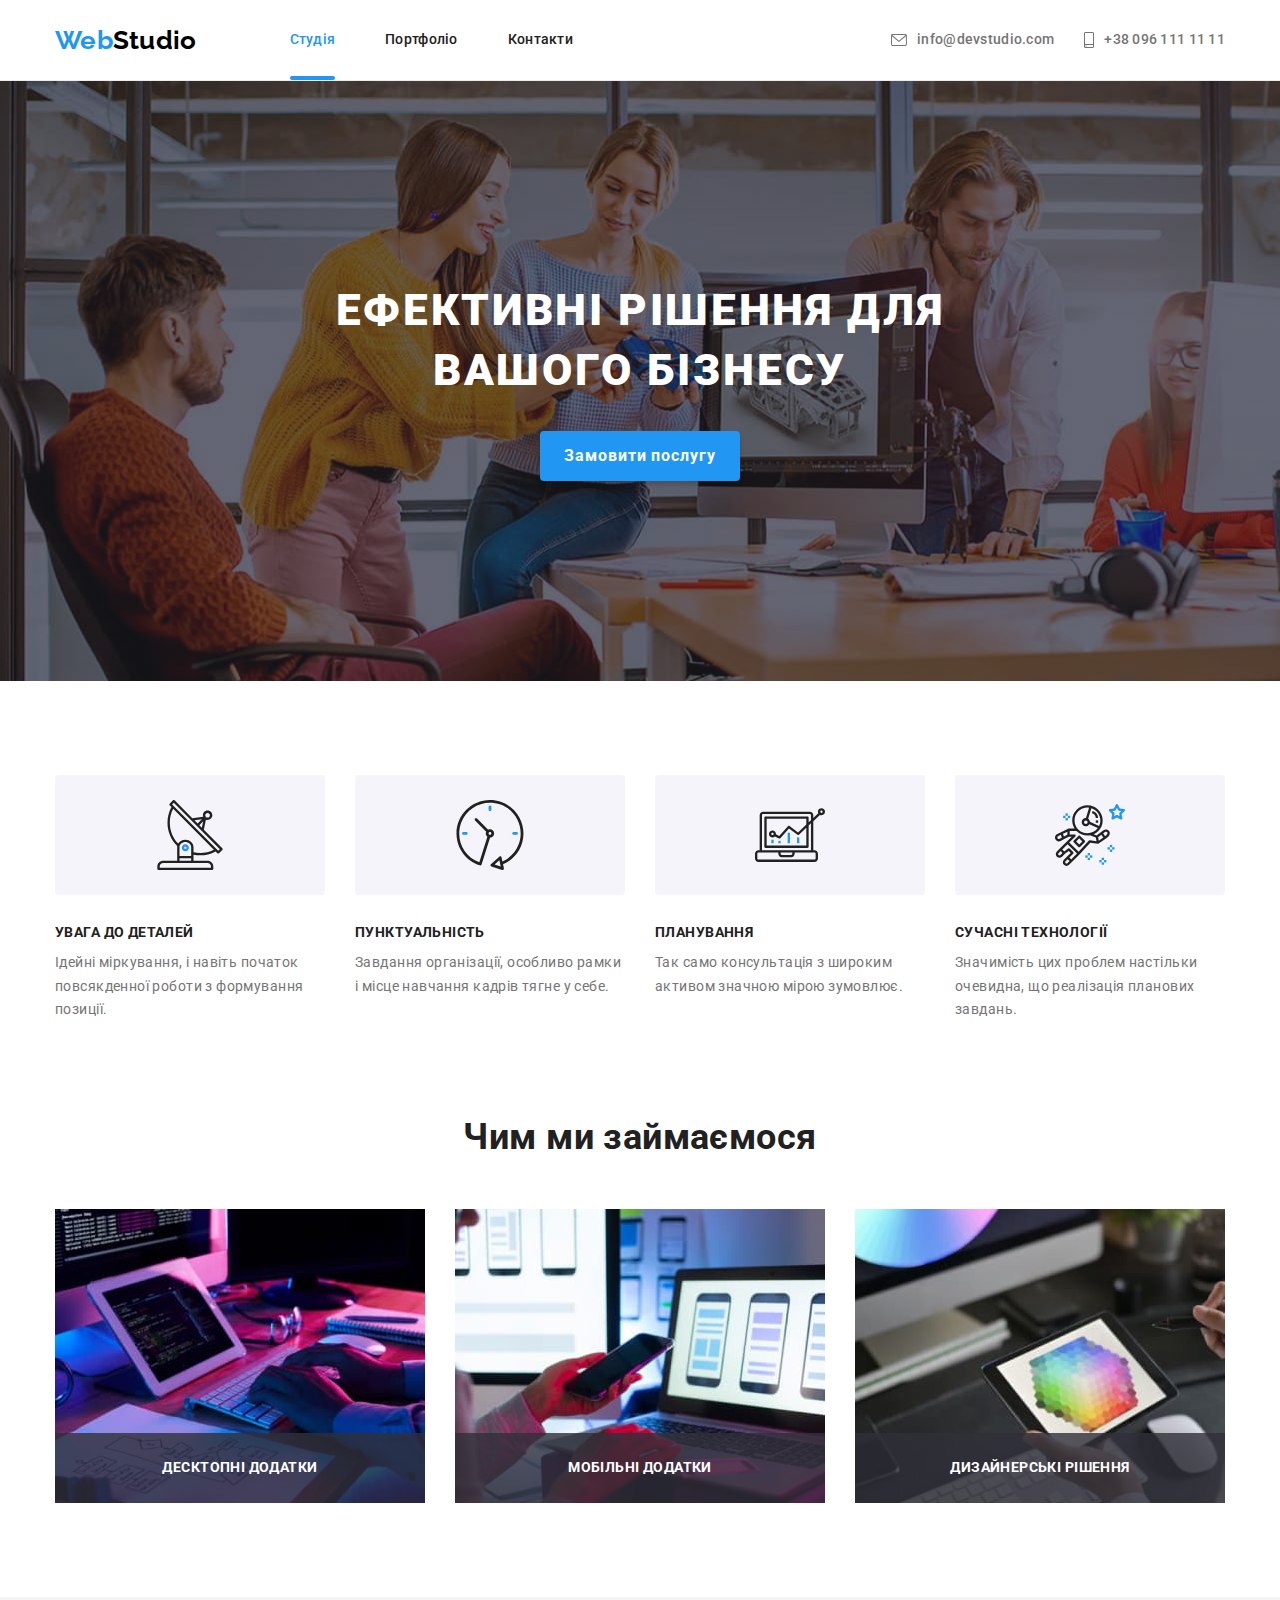
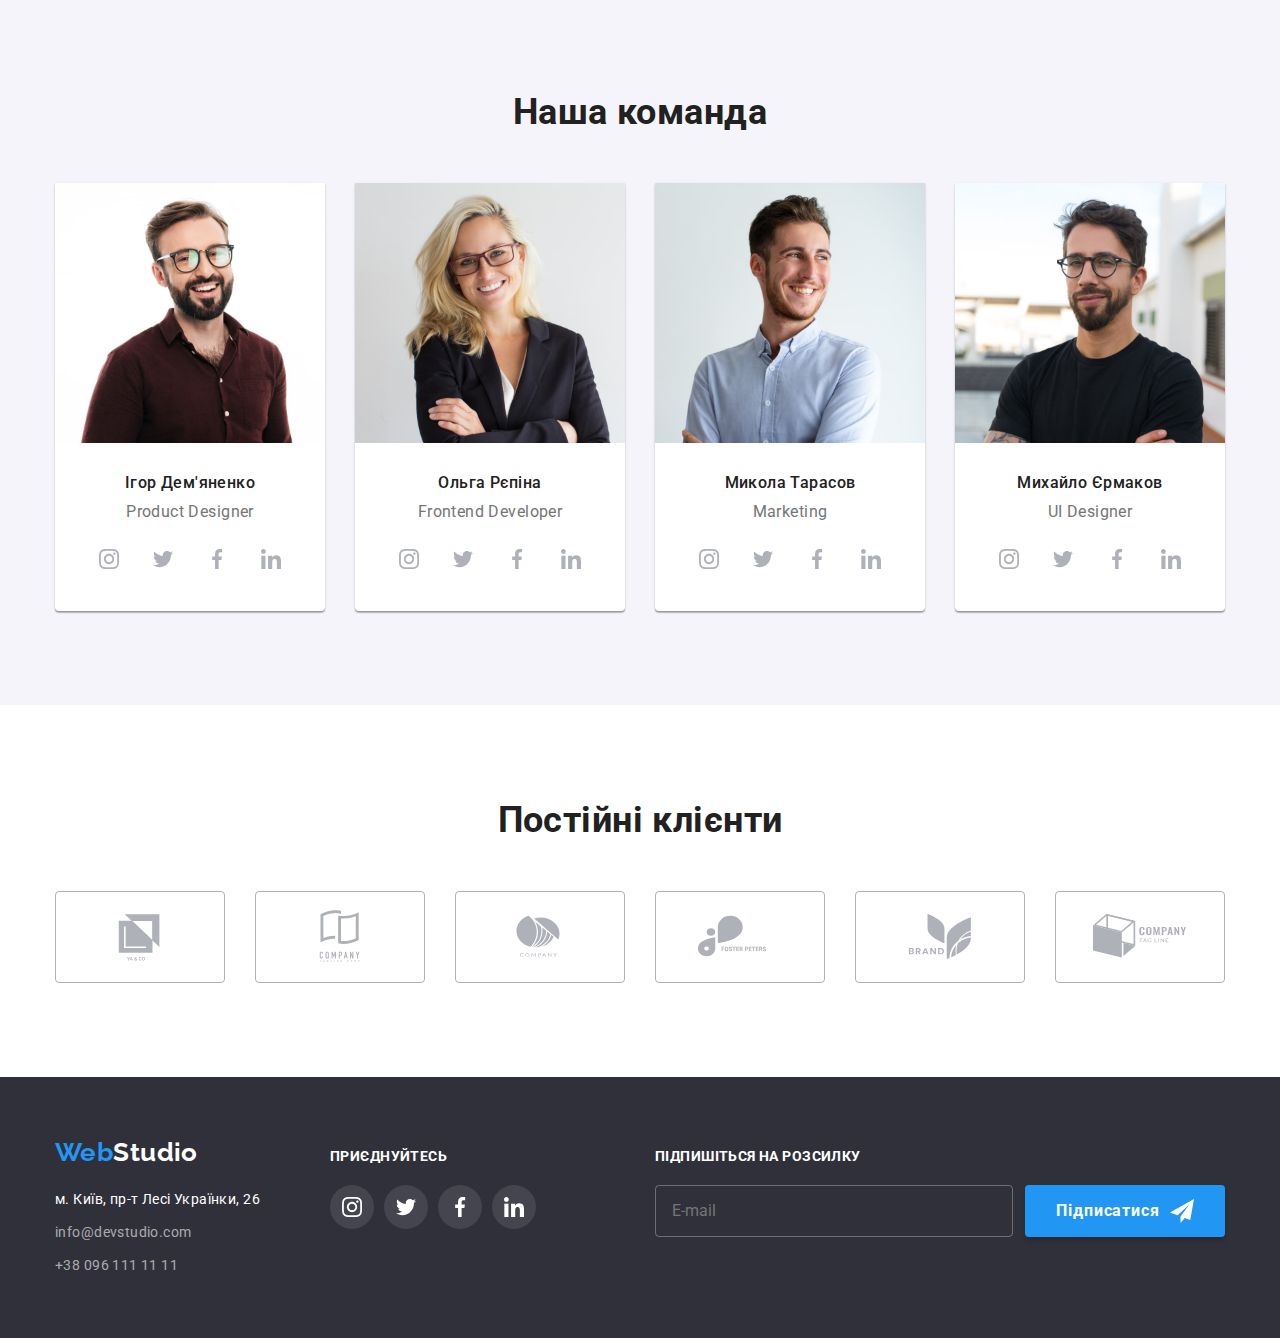
<file: index.html>
<!DOCTYPE html>
<html lang="uk">
  <head>
    <meta charset="UTF-8" />
    <meta http-equiv="X-UA-Compatible" content="IE=edge" />
    <meta name="viewport" content="width=device-width, initial-scale=1.0" />
    <title>WebStudio</title>
    <link
      rel="stylesheet"
      href="https://cdn.jsdelivr.net/npm/modern-normalize@1.1.0/modern-normalize.min.css"
    />
    <link rel="preconnect" href="https://fonts.googleapis.com" />
    <link rel="preconnect" href="https://fonts.gstatic.com" crossorigin />
    <link
      href="https://fonts.googleapis.com/css2?family=Raleway:wght@700&family=Roboto:wght@400;500;700;900&display=swap"
      rel="stylesheet"
    />
    <link rel="stylesheet" href="./css/main.min.css" />
    <link rel="stylesheet" href="./css/styles.css" />
  </head>
  <body>
    <!-- Шапка сайту -->
    <header class="header">
      <div class="container header__container">
        <a class="link logo" href="">Web<span class="logo-header">Studio</span></a>
        <nav class="nav">
          <ul class="list header__list">
            <li><a class="link nav__link active" href="">Студія</a></li>
            <li><a class="link nav__link" href="./portfolio.html">Портфоліо</a></li>
            <li><a class="link nav__link" href="">Контакти</a></li>
          </ul>
        </nav>
        <ul class="list header__contacts">
          <li class="contact__item">
            <a class="link contacts__link" href="mailto:info@devstudio.com" aria-label="mail">
              <svg class="contacts__icon" width="16" height="12">
                <use href="./symbol-defs.svg#icon-envelope"></use>
              </svg>
              info@devstudio.com</a
            >
          </li>
          <li class="contact__item">
            <a class="link contacts__link" href="tel:+380961111111" aria-label="phone">
              <svg class="contacts__icon" width="10" height="16">
                <use href="./symbol-defs.svg#icon-smartphone"></use>
              </svg>
              +38 096 111 11 11</a
            >
          </li>
        </ul>
      </div>
    </header>
    <main>
      <!-- Hero -->
      <section class="hero">
        <div class="container">
          <h1 class="hero__title">Ефективні рішення для вашого бізнесу</h1>
          <button class="btn hero-btn" type="button" data-modal-open>Замовити послугу</button>
        </div>
      </section>
      <!-- Контент -->
      <section class="section">
        <div class="container">
          <h2 class="visually-hidden">Наші переваги</h2>
          <ul class="list card-set description__list">
            <li class="card-item">
              <div class="description__box">
                <svg class="" width="70" height="70">
                  <use href="./symbol-defs.svg#icon-antenna"></use>
                </svg>
              </div>
              <h3 class="description__item">УВАГА ДО ДЕТАЛЕЙ</h3>
              <p>Ідейні міркування, і навіть початок повсякденної роботи з формування позиції.</p>
            </li>
            <li class="card-item">
              <div class="description__box">
                <svg class="" width="70" height="70">
                  <use href="./symbol-defs.svg#icon-clock"></use>
                </svg>
              </div>
              <h3 class="description__item">ПУНКТУАЛЬНІСТЬ</h3>
              <p>Завдання організації, особливо рамки і місце навчання кадрів тягне у себе.</p>
            </li>
            <li class="card-item">
              <div class="description__box">
                <svg class="" width="70" height="70">
                  <use href="./symbol-defs.svg#icon-diagram"></use>
                </svg>
              </div>
              <h3 class="description__item">ПЛАНУВАННЯ</h3>
              <p>Так само консультація з широким активом значною мірою зумовлює.</p>
            </li>
            <li class="card-item">
              <div class="description__box">
                <svg class="" width="70" height="70">
                  <use href="./symbol-defs.svg#icon-astronaut"></use>
                </svg>
              </div>
              <h3 class="description__item">СУЧАСНІ ТЕХНОЛОГІЇ</h3>
              <p>Значимість цих проблем настільки очевидна, що реалізація планових завдань.</p>
            </li>
          </ul>
        </div>
      </section>
      <!-- About -->
      <section class="section about">
        <div class="container">
          <h2 class="section-title">Чим ми займаємося</h2>
          <ul class="list about__list card-set">
            <li class="card-item">
              <img src="./images/foto_1.jpg" alt="друкує на клаві" width="370" height="294" />
              <div class="about__title">
                <p>Десктопні додатки</p>
              </div>
            </li>
            <li class="card-item">
              <img src="./images/foto_2.jpg" alt="тримає телефон" width="370" height="294" />
              <div class="about__title">
                <p>Мобільні додатки</p>
              </div>
            </li>
            <li class="card-item">
              <img src="./images/foto_3.jpg" alt="тримає планшет" width="370" height="294" />
              <div class="about__title">
                <p>Дизайнерські рішення</p>
              </div>
            </li>
          </ul>
        </div>
      </section>
      <!-- Teem -->
      <section class="team section">
        <div class="container">
          <h2 class="section-title">Наша команда</h2>
          <ul class="list card-set">
            <li class="team__card card-item">
              <img
                class="team__foto"
                src="./images/igor.jpg"
                alt="продукт менеджер"
                width="270"
                height="260"
              />
              <h3 class="team__name">Ігор Дем'яненко</h3>
              <p class="team__prof">Product Designer</p>
              <ul class="list social">
                <li class="social-item">
                  <a
                    class="link social-link"
                    href=""
                    target="_blank"
                    rel="noopener noreferrer"
                    aria-label="instagram"
                  >
                    <svg class="team__icon" width="20" height="20">
                      <use href="./symbol-defs.svg#icon-instagram"></use>
                    </svg>
                  </a>
                </li>
                <li class="social-item">
                  <a
                    class="link social-link"
                    href=""
                    target="_blank"
                    rel="noopener noreferrer"
                    aria-label="twitter"
                  >
                    <svg class="team__icon" width="20" height="20">
                      <use href="./symbol-defs.svg#icon-twitter"></use>
                    </svg>
                  </a>
                </li>
                <li class="social-item">
                  <a
                    class="link social-link"
                    href=""
                    target="_blank"
                    rel="noopener noreferrer"
                    aria-label="facebook"
                  >
                    <svg class="team__icon" width="20" height="20">
                      <use href="./symbol-defs.svg#icon-facebook"></use>
                    </svg>
                  </a>
                </li>
                <li class="social-item">
                  <a
                    class="link social-link"
                    href=""
                    target="_blank"
                    rel="noopener noreferrer"
                    aria-label="linkedin"
                  >
                    <svg class="team__icon" width="20" height="20">
                      <use href="./symbol-defs.svg#icon-linkedin"></use>
                    </svg>
                  </a>
                </li>
              </ul>
            </li>
            <li class="team__card card-item">
              <img
                class="team__foto"
                src="./images/olga.jpg"
                alt="фрондент"
                width="270"
                height="260"
              />
              <h3 class="team__name">Ольга Рєпіна</h3>
              <p class="team__prof">Frontend Developer</p>
              <ul class="list social">
                <li class="social-item">
                  <a
                    class="link social-link"
                    href=""
                    target="_blank"
                    rel="noopener noreferrer"
                    aria-label="instagram"
                  >
                    <svg class="team__icon" width="20" height="20">
                      <use href="./symbol-defs.svg#icon-instagram"></use>
                    </svg>
                  </a>
                </li>
                <li class="social-item">
                  <a
                    class="link social-link"
                    href=""
                    target="_blank"
                    rel="noopener noreferrer"
                    aria-label="twitter"
                  >
                    <svg class="team__icon" width="20" height="20">
                      <use href="./symbol-defs.svg#icon-twitter"></use>
                    </svg>
                  </a>
                </li>
                <li class="social-item">
                  <a
                    class="link social-link"
                    href=""
                    target="_blank"
                    rel="noopener noreferrer"
                    aria-label="facebook"
                  >
                    <svg class="team__icon" width="20" height="20">
                      <use href="./symbol-defs.svg#icon-facebook"></use>
                    </svg>
                  </a>
                </li>
                <li class="social-item">
                  <a
                    class="link social-link"
                    href=""
                    target="_blank"
                    rel="noopener noreferrer"
                    aria-label="linkedin"
                  >
                    <svg class="team__icon" width="20" height="20">
                      <use href="./symbol-defs.svg#icon-linkedin"></use>
                    </svg>
                  </a>
                </li>
              </ul>
            </li>
            <li class="team__card card-item">
              <img
                class="team__foto"
                src="./images/mukola.jpg"
                alt="маркейтінг"
                width="270"
                height="260"
              />
              <h3 class="team__name">Микола Тарасов</h3>
              <p class="team__prof">Marketing</p>
              <ul class="list social">
                <li class="social-item">
                  <a
                    class="link social-link"
                    href=""
                    target="_blank"
                    rel="noopener noreferrer"
                    aria-label="instagram"
                  >
                    <svg class="team__icon" width="20" height="20">
                      <use href="./symbol-defs.svg#icon-instagram"></use>
                    </svg>
                  </a>
                </li>
                <li class="social-item">
                  <a
                    class="link social-link"
                    href=""
                    target="_blank"
                    rel="noopener noreferrer"
                    aria-label="twitter"
                  >
                    <svg class="team__icon" width="20" height="20">
                      <use href="./symbol-defs.svg#icon-twitter"></use>
                    </svg>
                  </a>
                </li>
                <li class="social-item">
                  <a
                    class="link social-link"
                    href=""
                    target="_blank"
                    rel="noopener noreferrer"
                    aria-label="facebook"
                  >
                    <svg class="team__icon" width="20" height="20">
                      <use href="./symbol-defs.svg#icon-facebook"></use>
                    </svg>
                  </a>
                </li>
                <li class="social-item">
                  <a
                    class="link social-link"
                    href=""
                    target="_blank"
                    rel="noopener noreferrer"
                    aria-label="linkedin"
                  >
                    <svg class="team__icon" width="20" height="20">
                      <use href="./symbol-defs.svg#icon-linkedin"></use>
                    </svg>
                  </a>
                </li>
              </ul>
            </li>
            <li class="team__card card-item">
              <img
                class="team__foto"
                src="./images/muha.jpg"
                alt="дизайнер"
                width="270"
                height="260"
              />
              <h3 class="team__name">Михайло Єрмаков</h3>
              <p class="team__prof">UI Designer</p>
              <ul class="list social">
                <li class="social-item">
                  <a
                    class="link social-link"
                    href=""
                    target="_blank"
                    rel="noopener noreferrer"
                    aria-label="instagram"
                  >
                    <svg class="team__icon" width="20" height="20">
                      <use href="./symbol-defs.svg#icon-instagram"></use>
                    </svg>
                  </a>
                </li>
                <li class="social-item">
                  <a
                    class="link social-link"
                    href=""
                    target="_blank"
                    rel="noopener noreferrer"
                    aria-label="twitter"
                  >
                    <svg class="team__icon" width="20" height="20">
                      <use href="./symbol-defs.svg#icon-twitter"></use>
                    </svg>
                  </a>
                </li>
                <li class="social-item">
                  <a
                    class="link social-link"
                    href=""
                    target="_blank"
                    rel="noopener noreferrer"
                    aria-label="facebook"
                  >
                    <svg class="team__icon" width="20" height="20">
                      <use href="./symbol-defs.svg#icon-facebook"></use>
                    </svg>
                  </a>
                </li>
                <li class="social-item">
                  <a
                    class="link social-link"
                    href=""
                    target="_blank"
                    rel="noopener noreferrer"
                    aria-label="linkedin"
                  >
                    <svg class="team__icon" width="20" height="20">
                      <use href="./symbol-defs.svg#icon-linkedin"></use>
                    </svg>
                  </a>
                </li>
              </ul>
            </li>
          </ul>
        </div>
      </section>
      <!-- постійні клієнти -->
      <section class="section">
        <div class="container">
          <h2 class="section-title">Постійні клієнти</h2>
          <ul class="list card-set client__list">
            <li class="card-item">
              <a class="link client__link" href="" aria-label="logo">
                <svg class="client__icon" width="106" height="60">
                  <use href="./symbol-defs.svg#icon-yaco"></use>
                </svg>
              </a>
            </li>
            <li class="card-item">
              <a class="link client__link" href="" aria-label="logo">
                <svg class="client__icon" width="106" height="60">
                  <use href="./symbol-defs.svg#icon-taglanehere"></use>
                </svg>
              </a>
            </li>
            <li class="card-item">
              <a class="link client__link" href="" aria-label="logo">
                <svg class="client__icon" width="106" height="60">
                  <use href="./symbol-defs.svg#icon-compani"></use>
                </svg>
              </a>
            </li>
            <li class="card-item">
              <a class="link client__link" href="" aria-label="logo">
                <svg class="client__icon" width="106" height="60">
                  <use href="./symbol-defs.svg#icon-foster-peterst"></use>
                </svg>
              </a>
            </li>
            <li class="card-item">
              <a class="link client__link" href="" aria-label="logo">
                <svg class="client__icon" width="106" height="60">
                  <use href="./symbol-defs.svg#icon-brand"></use>
                </svg>
              </a>
            </li>
            <li class="card-item">
              <a class="link client__link" href="" aria-label="logo">
                <svg class="client__icon" width="106" height="60">
                  <use href="./symbol-defs.svg#icon-tegline"></use>
                </svg>
              </a>
            </li>
          </ul>
        </div>
      </section>
    </main>
    <!-- футер -->
    <footer class="footer">
      <div class="container footer__box">
        <div class="footer__address">
          <a class="link logo" href="">Web<span class="logo-footer">Studio</span></a>
          <address class="address">
            <ul class="list address-list">
              <li>
                <a
                  class="link address-link"
                  href="https://goo.gl/maps/Pd6uUxVSm1AgarqQ9"
                  target="_blank"
                  rel="noopener noreferrer"
                  >м. Київ, пр-т Лесі Українки, 26</a
                >
              </li>
              <li>
                <a class="link address-link" href="mailto:info@devstudio.com">info@devstudio.com</a>
              </li>
              <li><a class="link address-link" href="tel:+380961111111">+38 096 111 11 11</a></li>
            </ul>
          </address>
        </div>
        <div class="footer__contsct">
          <h2 class="footer__title">приєднуйтесь</h2>
          <ul class="list social">
            <li>
              <a
                class="link social-link"
                href=""
                target="_blank"
                rel="noopener noreferrer"
                aria-label="instagram"
              >
                <svg class="footer__icon" width="20" height="20">
                  <use href="./symbol-defs.svg#icon-instagram"></use>
                </svg>
              </a>
            </li>
            <li>
              <a
                class="link social-link"
                href=""
                target="_blank"
                rel="noopener noreferrer"
                aria-label="twitter"
              >
                <svg class="footer__icon" width="20" height="20">
                  <use href="./symbol-defs.svg#icon-twitter"></use>
                </svg>
              </a>
            </li>
            <li>
              <a
                class="link social-link"
                href=""
                target="_blank"
                rel="noopener noreferrer"
                aria-label="facebook"
              >
                <svg class="footer__icon" width="20" height="20">
                  <use href="./symbol-defs.svg#icon-facebook"></use>
                </svg>
              </a>
            </li>
            <li>
              <a
                class="link social-link"
                href=""
                target="_blank"
                rel="noopener noreferrer"
                aria-label="linkedin"
              >
                <svg class="footer__icon" width="20" height="20">
                  <use href="./symbol-defs.svg#icon-linkedin"></use>
                </svg>
              </a>
            </li>
          </ul>
        </div>
        <div class="footer__content">
          <h2 class="footer__title">Підпишіться на розсилку</h2>
          <form class="send">
            <label class="footer__lable">
              <input class="send-input" type="email" name="send-email" placeholder="E-mail" />
            </label>
            <button class="btn hero-btn send-btn" type="submit">
              Підписатися
              <svg width="24" height="24">
                <use href="./symbol-defs.svg#send"></use>
              </svg>
            </button>
          </form>
        </div>
      </div>
    </footer>
    <!-- Modal window -->
    <div class="backdrop is-hidden" data-modal>
      <div class="modal">
        <button class="modal-btn" type="button" data-modal-close>
          <svg class="modal-icon" width="11" height="11">
            <use href="./symbol-defs.svg#icon-Vector"></use>
          </svg>
        </button>
        <strong class="reqister-form-title">Залиште свої дані, ми вам передзвонимо</strong>
        <div class="reqister-form-group" role="group">
          <label class="reqister-form-wrap">
            <span class="reqister-form-label">Ім'я</span>
            <span class="position-icon">
              <input class="reqister-form-input" name="name" type="text" />
              <svg class="reqister-form-icon" width="12" height="12">
                <use href="./symbol-defs.svg#2"></use>
              </svg>
            </span>
          </label>
          <label class="reqister-form-wrap">
            <span class="reqister-form-label">Телефон</span>
            <span class="position-icon">
              <input class="reqister-form-input" name="phone" type="tel" />
              <svg class="reqister-form-icon" width="13" height="13">
                <use href="./symbol-defs.svg#1"></use>
              </svg>
            </span>
          </label>
          <label class="reqister-form-wrap">
            <span class="reqister-form-label">Пошта</span>
            <span class="position-icon">
              <input class="reqister-form-input" name="email" type="email" />
              <svg class="reqister-form-icon" width="15" height="12">
                <use href="./symbol-defs.svg#3"></use>
              </svg>
            </span>
          </label>
          <label class="reqister-form-wrap">
            <span class="reqister-form-label">Коментар</span>
            <textarea
              class="reqister-form-message"
              name="comment"
              rows="5"
              placeholder="Введіть текст"
            ></textarea>
          </label>
        </div>
        <label class="reqister-form-agreement">
          <input class="reqister-checkbox visually-hidden" type="checkbox" name="checkbox" />
          <svg class="reqister-check" width="16" height="15">
            <use class="reqister-form-uncheck" href="./symbol-defs.svg#icon-square"></use>
            <use class="reqister-form-check" href="./symbol-defs.svg#icon-icon-check"></use>
          </svg>
          <span class="checkbox-text"
            >Погоджуюся з розсилкою та приймаю
            <a class="checkbox-link" href="">Умови договору</a>
          </span>
        </label>
        <button class="btn hero-btn" type="submit">Відправити</button>
      </div>
    </div>
    <script src="./js/modal.js"></script>
  </body>
</html>
</file>
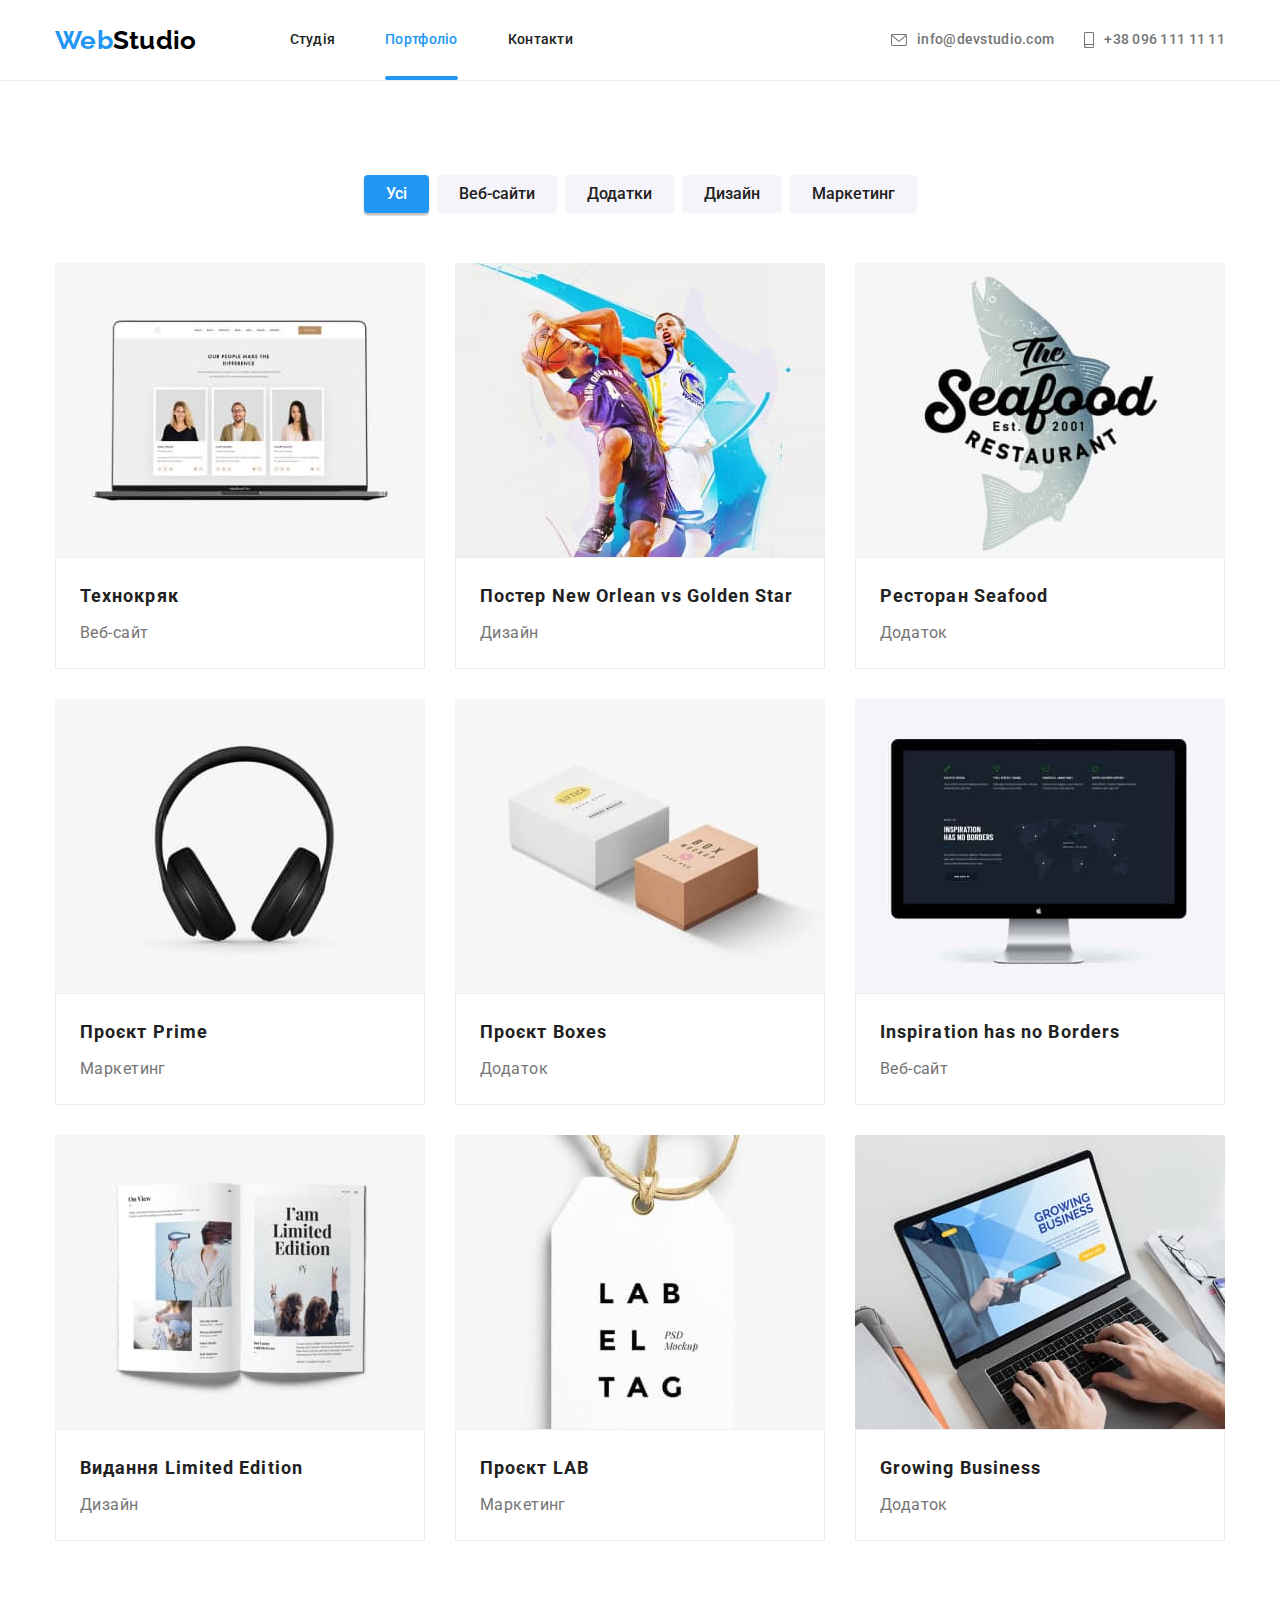
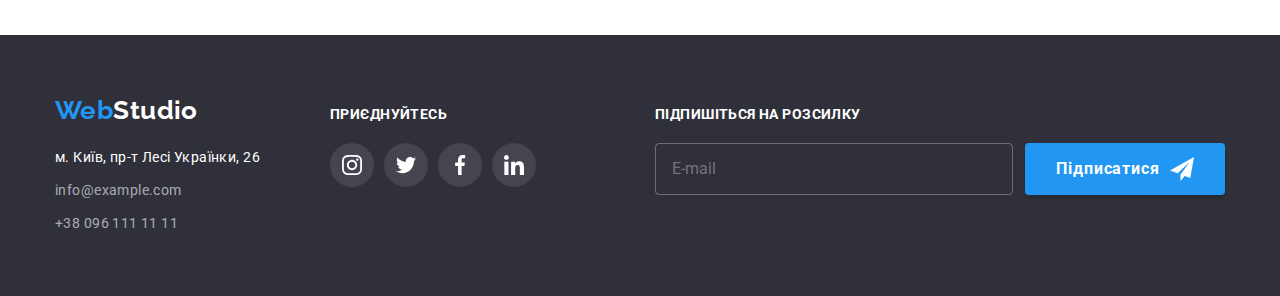
<file: portfolio.html>
<!DOCTYPE html>
<html lang="uk">
  <head>
    <meta charset="UTF-8" />
    <meta http-equiv="X-UA-Compatible" content="IE=edge" />
    <meta name="viewport" content="width=device-width, initial-scale=1.0" />
    <link
      rel="stylesheet"
      href="https://cdn.jsdelivr.net/npm/modern-normalize@1.1.0/modern-normalize.min.css"
    />
    <link rel="preconnect" href="https://fonts.googleapis.com" />
    <link rel="preconnect" href="https://fonts.gstatic.com" crossorigin />
    <link
      href="https://fonts.googleapis.com/css2?family=Raleway:wght@700&family=Roboto:wght@400;500;700;900&display=swap"
      rel="stylesheet"
    />
    <link rel="stylesheet" href="./css/main.min.css" />
    <!-- <link rel="stylesheet" href="./css/styles.css" /> -->
    <title>Portfolio</title>
  </head>
  <body class="body">
    <!-- Шапка сайту -->
    <header class="header">
      <div class="container header__container">
        <a class="link logo" href="">Web<span class="logo-header">Studio</span></a>
        <nav class="nav">
          <ul class="list header__list">
            <li><a class="link nav__link" href="./index.html">Студія</a></li>
            <li><a class="link nav__link active" href="">Портфоліо</a></li>
            <li><a class="link nav__link" href="">Контакти</a></li>
          </ul>
        </nav>
        <ul class="list header__contacts">
          <li class="contact__item">
            <a class="link contacts__link" href="mailto:info@devstudio.com" aria-label="mail">
              <svg class="contacts__icon" width="16" height="12">
                <use href="./symbol-defs.svg#icon-envelope"></use>
              </svg>
              info@devstudio.com</a
            >
          </li>
          <li class="contact__item">
            <a class="link contacts__link" href="tel:+380961111111" aria-label="phone">
              <svg class="contacts__icon" width="10" height="16">
                <use href="./symbol-defs.svg#icon-smartphone"></use>
              </svg>
              +38 096 111 11 11</a
            >
          </li>
        </ul>
      </div>
    </header>
    <main>
      <!-- Портфоліо -->
      <section class="section">
        <div class="container">
          <h1 class="visually-hidden">Портфоліо</h1>
          <ul class="list portfolio__filter">
            <li><button class="btn filter-btn current" type="button">Усі</button></li>
            <li><button class="btn filter-btn" type="button">Веб-сайти</button></li>
            <li><button class="btn filter-btn" type="button">Додатки</button></li>
            <li><button class="btn filter-btn" type="button">Дизайн</button></li>
            <li><button class="btn filter-btn" type="button">Маркетинг</button></li>
          </ul>
          <ul class="list portfolio__list card-set">
            <li class="card-item">
              <a class="link portfolio__link" href="">
                <div class="overlay">
                  <img src="./images/tehtnokrack.jpg" alt="Ноут" width="370" height="294" />
                  <p class="overlay-text">
                    Ресурс пропонує комплексні пропозиції з різним рівнем функціоналу та сервісів.
                    Все це дозволить відвідувачу отримати вичерпні відомості про компанію чи
                    приватну особу.
                  </p>
                </div>
                <div class="portfolio__block">
                  <h2 class="portfolio__title">Технокряк</h2>
                  <p class="portfolio__text">Веб-сайт</p>
                </div></a
              >
            </li>
            <li class="card-item">
              <a class="link portfolio__link" href=""
                ><div class="overlay">
                  <img src="./images/NewOrlean.jpg" alt="Постер" width="370" height="294" />
                  <p class="overlay-text">
                    Ресурс пропонує комплексні пропозиції з різним рівнем функціоналу та сервісів.
                    Все це дозволить відвідувачу отримати вичерпні відомості про компанію чи
                    приватну особу.
                  </p>
                </div>
                <div class="portfolio__block">
                  <h2 class="portfolio__title">Постер New Orlean vs Golden Star</h2>
                  <p class="portfolio__text">Дизайн</p>
                </div></a
              >
            </li>
            <li class="card-item">
              <a class="link portfolio__link" href=""
                ><div class="overlay">
                  <img src="./images/Seafood.jpg" alt="Ресторан" width="370" height="294" />
                  <p class="overlay-text">
                    Ресурс пропонує комплексні пропозиції з різним рівнем функціоналу та сервісів.
                    Все це дозволить відвідувачу отримати вичерпні відомості про компанію чи
                    приватну особу.
                  </p>
                </div>
                <div class="portfolio__block">
                  <h2 class="portfolio__title">Ресторан Seafood</h2>
                  <p class="portfolio__text">Додаток</p>
                </div></a
              >
            </li>
            <li class="card-item">
              <a class="link portfolio__link" href=""
                ><div class="overlay">
                  <img src="./images/Prime.jpg" alt="Навушники" width="370" height="294" />
                  <p class="overlay-text">
                    Ресурс пропонує комплексні пропозиції з різним рівнем функціоналу та сервісів.
                    Все це дозволить відвідувачу отримати вичерпні відомості про компанію чи
                    приватну особу.
                  </p>
                </div>
                <div class="portfolio__block">
                  <h2 class="portfolio__title">Проєкт Prime</h2>
                  <p class="portfolio__text">Маркетинг</p>
                </div></a
              >
            </li>
            <li class="card-item">
              <a class="link portfolio__link" href=""
                ><div class="overlay">
                  <img src="./images/Boxes.jpg" alt="Коробка" width="370" height="294" />
                  <p class="overlay-text">
                    Ресурс пропонує комплексні пропозиції з різним рівнем функціоналу та сервісів.
                    Все це дозволить відвідувачу отримати вичерпні відомості про компанію чи
                    приватну особу.
                  </p>
                </div>
                <div class="portfolio__block">
                  <h2 class="portfolio__title">Проєкт Boxes</h2>
                  <p class="portfolio__text">Додаток</p>
                </div></a
              >
            </li>
            <li class="card-item">
              <a class="link portfolio__link" href=""
                ><div class="overlay">
                  <img src="./images/Bordersimg.jpg" alt="ПК" width="370" height="294" />
                  <p class="overlay-text">
                    Ресурс пропонує комплексні пропозиції з різним рівнем функціоналу та сервісів.
                    Все це дозволить відвідувачу отримати вичерпні відомості про компанію чи
                    приватну особу.
                  </p>
                </div>
                <div class="portfolio__block">
                  <h2 class="portfolio__title">Inspiration has no Borders</h2>
                  <p class="portfolio__text">Веб-сайт</p>
                </div></a
              >
            </li>
            <li class="card-item">
              <a class="link portfolio__link" href=""
                ><div class="overlay">
                  <img src="./images/LimitedEdition.jpg" alt="Книга" width="370" height="294" />
                  <p class="overlay-text">
                    Ресурс пропонує комплексні пропозиції з різним рівнем функціоналу та сервісів.
                    Все це дозволить відвідувачу отримати вичерпні відомості про компанію чи
                    приватну особу.
                  </p>
                </div>
                <div class="portfolio__block">
                  <h2 class="portfolio__title">Видання Limited Edition</h2>
                  <p class="portfolio__text">Дизайн</p>
                </div></a
              >
            </li>
            <li class="card-item">
              <a class="link portfolio__link" href=""
                ><div class="overlay">
                  <img src="./images/LAB.jpg" alt="LAB" width="370" height="294" />
                  <p class="overlay-text">
                    Ресурс пропонує комплексні пропозиції з різним рівнем функціоналу та сервісів.
                    Все це дозволить відвідувачу отримати вичерпні відомості про компанію чи
                    приватну особу.
                  </p>
                </div>
                <div class="portfolio__block">
                  <h2 class="portfolio__title">Проєкт LAB</h2>
                  <p class="portfolio__text">Маркетинг</p>
                </div></a
              >
            </li>
            <li class="card-item">
              <a class="link portfolio_link" href=""
                ><div class="overlay">
                  <img src="./images/GrowingBusiness.jpg" alt="Ноут" width="370" height="294" />
                  <p class="overlay-text">
                    Ресурс пропонує комплексні пропозиції з різним рівнем функціоналу та сервісів.
                    Все це дозволить відвідувачу отримати вичерпні відомості про компанію чи
                    приватну особу.
                  </p>
                </div>
                <div class="portfolio__block">
                  <h2 class="portfolio__title">Growing Business</h2>
                  <p class="portfolio__text">Додаток</p>
                </div></a
              >
            </li>
          </ul>
        </div>
      </section>
    </main>
    <footer class="footer">
      <div class="container footer__box">
        <div class="footer__address">
          <a class="link logo" href="">Web<span class="logo-footer">Studio</span></a>
          <address class="address">
            <ul class="list address-list">
              <li>
                <a
                  class="link address-link"
                  href="https://goo.gl/maps/Pd6uUxVSm1AgarqQ9"
                  target="_blank"
                  rel="noopener noreferrer"
                  >м. Київ, пр-т Лесі Українки, 26</a
                >
              </li>
              <li>
                <a class="link address-link" href="mailto:info@example.com">info@example.com</a>
              </li>
              <li><a class="link address-link" href="tel:+380961111111">+38 096 111 11 11</a></li>
            </ul>
          </address>
        </div>
        <div class="footer__contsct">
          <h2 class="footer__title">приєднуйтесь</h2>
          <ul class="list social">
            <li>
              <a
                class="link social-link"
                href=""
                target="_blank"
                rel="noopener noreferrer"
                aria-label="instagram"
              >
                <svg class="footer__icon" width="20" height="20">
                  <use href="./symbol-defs.svg#icon-instagram"></use>
                </svg>
              </a>
            </li>
            <li>
              <a
                class="link social-link"
                href=""
                target="_blank"
                rel="noopener noreferrer"
                aria-label="twitter"
              >
                <svg class="footer__icon" width="20" height="20">
                  <use href="./symbol-defs.svg#icon-twitter"></use>
                </svg>
              </a>
            </li>
            <li>
              <a
                class="link social-link"
                href=""
                target="_blank"
                rel="noopener noreferrer"
                aria-label="facebook"
              >
                <svg class="footer__icon" width="20" height="20">
                  <use href="./symbol-defs.svg#icon-facebook"></use>
                </svg>
              </a>
            </li>
            <li>
              <a
                class="link social-link"
                href=""
                target="_blank"
                rel="noopener noreferrer"
                aria-label="linkedin"
              >
                <svg class="footer__icon" width="20" height="20">
                  <use href="./symbol-defs.svg#icon-linkedin"></use>
                </svg>
              </a>
            </li>
          </ul>
        </div>
        <div class="footer__content">
          <h2 class="footer__title">Підпишіться на розсилку</h2>
          <form class="send">
            <label class="footer__lable">
              <input class="send-input" type="email" name="send-email" placeholder="E-mail" />
            </label>
            <button class="btn hero-btn send-btn" type="submit">
              Підписатися
              <svg width="24" height="24">
                <use href="./symbol-defs.svg#send"></use>
              </svg>
            </button>
          </form>
        </div>
      </div>
    </footer>
  </body>
</html>
</file>
<file: css/styles.css>
/* :root { */
  /* fonts */
  /* --main-font: 'Roboto', sans-serif;
  --second-font: 'Raleway', sans-serif; */
  /* fonts */
  /* colors */
  /* --text-link-act: #2196f3;
  --text-color-main: #212121;
  --text-color: #757575;
  --logo-color: #000000;
  --border: #ececec;
  --border-work: #eeeeee;
  --bgcolor-hero: #2f303a;
  --bgcolor-btn: #188ce8;
  --text-title: #ffffff;
  --bgcolor-team: #f5f4fa;
  --icon-color: #afb1b8;
  --transition: 250ms cubic-bezier(0.4, 0, 0.2, 1); */
  /* colors */
  /* gap */

  /* --cadr-gap: 30px;
  --card-item: 4;
} */


/* body {
  font-family: var(--main-font);
  font-size: 14px;
  line-height: 1.71;
  letter-spacing: 0.03em;
  color: var(--text-color);
} */
/* h1,
h2,
h3,
h4,
h5,
h6,
p {
  margin: 0;
}
img {
  display: block;
  max-width: 100%;
  height: auto;
}
.btn {
  cursor: pointer;
  font-family: inherit;
}
.section {
  padding-top: 94px;
  padding-bottom: 94px;
}
.link {
  text-decoration: none;
  color: currentColor;
}
.list {
  margin: 0;
  padding: 0;
  list-style: none;
} */
/* .container {
  width: 1200px;
  padding-left: 15px;
  padding-right: 15px;
  margin-left: auto;
  margin-right: auto;
} */
/* .logo {
  font-family: var(--second-font);
  font-weight: 700;
  font-size: 26px;
  line-height: 1.19;
  color: var(--text-link-act);
} */
/* Modal window */
/* .backdrop {
  position: fixed;
  top: 0;
  left: 0;
  z-index: 10;
  width: 100%;
  height: 100%;
  background: rgba(0, 0, 0, 0.2);
  transition: opacity var(--transition), visibility var(--transition);
}

.modal {
  position: absolute;
  top: 50%;
  left: 50%;
  transform: translate(-50%, -50%) scale(1) rotate(0);
  width: 528px;
  height: 581px;
  background-color: var(--text-title);
  border-radius: 4px;
  opacity: 1;
  padding: 40px;
  transition: transform var(--transition), opacity var(--transition);
} */
/* .backdrop.is-hidden {
  visibility: hidden;
  opacity: 0;
  pointer-events: none;
}
.backdrop.is-hidden .modal {
  opacity: 0;
  transform: rotate(45deg);
} */
/* .modal-btn {
  position: absolute;
  display: flex;
  align-items: center;
  justify-content: center;
  top: 8px;
  right: 8px;
  width: 30px;
  height: 30px;
  padding: 0;
  border-radius: 50%;
  background-color: transparent;
  border: 1px solid rgba(0, 0, 0, 0.1);
  cursor: pointer;
}
.modal-btn:hover,
.modal-btn:focus {
  fill: var(--text-link-act);
} */

/* .reqister-form-group {
  margin-bottom: 20px;
}

.reqister-form-title {
  display: block;
  margin-bottom: 12px;
  font-weight: 700;
  font-size: 20px;
  line-height: 1.15;
  text-align: center;
  color: var(--text-color-main);
}
.reqister-form {
  display: flex;
  flex-direction: column;
}

.reqister-form-input {
  height: 40px;
}

.reqister-form-input

{
  width: 100%;
  padding: 11px 42px;
  fill: var(--text-color-main);
  border: 1px solid rgba(33, 33, 33, 0.2);
  border-radius: 4px;
  outline: transparent;
  transition: border var(--transition);
}

.reqister-form-message {
  width: 100%;
  height: 120px;
  padding: 12px 16px;
  fill: var(--text-color-main);
  border: 1px solid rgba(33, 33, 33, 0.2);
  border-radius: 4px;
  outline: transparent;
  transition: border var(--transition);
  resize: none;
}

.reqister-form-input:focus,
.reqister-form-message:focus,
.reqister-form-input:hover,
.reqister-form-message:hover {
  border: 1px solid var(--text-link-act);
}

.reqister-form-label {
  text-align: left;
  margin-bottom: 4px;
  font-size: 12px;
  line-height: 1.17;
  letter-spacing: 0.01em;
}

.reqister-form-wrap {
  display: flex;
  flex-direction: column;
  margin-bottom: 10px;
}
.reqister-form-wrap:last-child {
  margin-bottom: 0;
}
.position-icon {
  position: relative;
}
.reqister-form-input:focus + .reqister-form-icon,
.reqister-form-input:hover + .reqister-form-icon {
  fill: var(--text-link-act);
}
.reqister-form-icon {
  transition: fill var(--transition);
}
.reqister-form-icon {
  position: absolute;
  left: 12px;
  top: 50%;
  transform: translateY(-50%);
}
.reqister-form-agreement {
  display: flex;
  align-items: center;
  justify-content: center;
  gap: 8px;
  margin-bottom: 30px;
  cursor: pointer;
}

.reqister-checkbox:hover + .reqister-check .reqister-form-uncheck,
.reqister-checkbox:focus + .reqister-check .reqister-form-uncheck {
  fill: var(--text-link-act);
}
.reqister-checkbox:checked + .reqister-check .reqister-form-check {
  opacity: 1;
}

.reqister-checkbox:checked + .reqister-check .reqister-form-uncheck {
  opacity: 0;
}

.checkbox-text {
  user-select: none;
}
.checkbox-link {
  color: var(--text-link-act);
  text-underline-position: under;
}
.reqister-form-check {
  opacity: 0;
  transition: opacity var(--transition);
}
.reqister-form-uncheck {
  transition: fill var(--transition);
} */

/* Modal window */
/* footer */
/* .footer-content:last-child {
  margin-left: auto;
} */
/* .send {
  display: flex;
  gap: 12px;
} */
/* .send-input {
  width: 358px;
  padding: 15px 16px;
  font-size: 16px;
  line-height: 1.25;
  display: flex;
  align-items: center;
  color: rgba(255, 255, 255, 0.6);
  background-color: inherit;
  border: 1px solid rgba(255, 255, 255, 0.3);
  border-radius: 4px;
  outline: 0;
} */
/* .send-btn {
  padding: 10px 28px;
  gap: 10px;
  fill: currentColor;
} */

/* .header .logo {
  margin-right: 93px;
}
.logo-header {
  color: var(--logo-color);
} */
/* .logo-footer {
  color: var(--text-title);
} */
/* .footer {
  padding-top: 60px;
  padding-bottom: 60px;
  background-color: #2f303a;
} */
/* .footer-box {
  display: flex;
  align-items: baseline;
}
.footer-address {
  margin-right: 70px;
} */
/* .footer-contsct {
  margin-right: 93px;
} */
/* .footer  */
/* .social-link {
  background-color: rgba(255, 255, 255, 0.1);
} */
/* .footer-icon {
  fill: var(--text-title);
} */
/* .address {
  font-style: inherit;
  color: rgba(255, 255, 255, 0.6);
} */
/* .footer-title {
  font-size: 14px;
  font-weight: 700;
  line-height: 1.14;
  text-transform: uppercase;
  color: var(--text-title);
  margin-bottom: 20px;
} */
/* .address-list {
  display: flex;
  flex-direction: column;
  gap: 9px;
}
.address-link[target='_blank'] {
  color: var(--text-title);
}

.address-link {
  transition: color var(--transition);
} */
/* .header {
  font-weight: 500;
  line-height: 1.14;
  letter-spacing: 0.02em;
  border-bottom: 1px solid var(--border);
}
.header-container {
  display: flex;
  align-items: center;
}
.header-list {
  display: flex;
  margin-right: auto;
  gap: 50px;
}

.header-contacts {
  display: flex;
  align-items: center;
  margin-left: auto;
  gap: 30px;
} */
/* .nav-link, */
/* .contacts-link {
  display: flex;
  align-items: center;
  padding-top: 32px;
  padding-bottom: 32px;
  transition: color var(--transition);
}
.contact-item {
  display: flex;
  align-items: center;
}
.contacts-icon {
  margin-right: 10px;
  fill: currentColor;
} */
/* .nav {
  display: flex;
  color: var(--text-color-main);
} */
/* .active {
  position: relative;
  color: var(--text-link-act);
}

.active::after {
  content: '';
  position: absolute;
  bottom: 0;
  left: 0;
  display: block;
  width: 100%;
  height: 4px;
  background-color: var(--text-link-act);
  border-radius: 2px;
} */

/* .hero {
  padding-top: 200px;
  padding-bottom: 200px;
  max-width: 1600px;
  text-align: center;
  margin-left: auto;
  margin-right: auto;
  background-image: linear-gradient(to left, rgba(47, 48, 58, 0.4), rgba(47, 48, 58, 0.4)),
    url(../images/hero.jpg);
  background-color: var(--bgcolor-hero);
}
.hero-title {
  max-width: 696px;
  margin-left: auto;
  margin-right: auto;
  margin-bottom: 30px;
  font-weight: 900;
  font-size: 44px;
  line-height: 1.36;
  text-align: center;
  letter-spacing: 0.06em;
  text-transform: uppercase;
  color: var(--text-title);
} */
/* .hero-btn {
  min-width: 200px;
  min-height: 50px;
  margin-left: auto;
  margin-right: auto;
  background-color: var(--text-link-act);
  font-weight: 700;
  font-size: 16px;
  line-height: 1.88;
  align-items: center;
  text-align: center;
  letter-spacing: 0.06em;
  color: var(--text-title);
  border: none;
  box-shadow: 0px 4px 4px rgba(0, 0, 0, 0.15);
  border-radius: 4px;
  transition: background-color var(--transition);
  display: flex;
  justify-content: center;
} */
/* .card-set {
  display: flex;
  flex-wrap: wrap;
  gap: var(--cadr-gap); */
  /* flex-basis: calc((100% - (var(--card-item) - 1) * var(--cadr-gap) / var(--card-item)); */

/* .card-item {
  
  flex-basis: calc((100% - (var(--card-item) - 1) * var(--cadr-gap)) / var(--card-item));
} */
/* .description-list {
  display: flex;
  gap: 30px;
}
.description-box {
  display: flex;
  align-items: center;
  justify-content: center;
  height: 120px;
  margin-bottom: 30px;
  background-color: var(--bgcolor-team);
  border-radius: 4px;
} */
/* .about-title {
  position: absolute;
  bottom: 0;
  text-align: center;
  padding-top: 27px;
  padding-bottom: 27px;
  background: rgba(47, 48, 58, 0.8);
  font-weight: 700;
  font-size: 14px;
  line-height: 1.14;
  text-transform: uppercase;
  color: var(--text-title);
  width: 100%;
} */

/* .about {
  padding-top: 0;
}
.about-list {
  --card-item: 3;
}
.about-list .card-item {
  position: relative;
} */
/* .team-card {
  background-color: var(--text-title);
  box-shadow: 0px 1px 3px rgba(0, 0, 0, 0.12), 0px 1px 1px rgba(0, 0, 0, 0.14),
    0px 2px 1px rgba(0, 0, 0, 0.2);
  border-radius: 0px 0px 4px 4px;
} */
/* .team {
  background-color: var(--bgcolor-team);
} */

/* .team-prof,
.team-name {
  font-size: 16px;
  line-height: 1.19;
  text-align: center;
}
.team-foto {
  margin-bottom: 30px;
}
.team-name {
  font-weight: 500;
  margin-bottom: 10px;
  color: var(--text-color-main);
}
.team .social {
  margin-top: 16px;
  margin-bottom: 30px;
} */
/* .social {
  display: flex;
  align-items: center;
  justify-content: center;
  gap: 10px;
}
.social-link {
  display: flex;
  align-items: center;
  justify-content: center;
  width: 44px;
  height: 44px;
  background-color: var(--text-title);
  border-radius: 50%;
  fill: var(--icon-color);
  transition: background-color var(--transition), fill var(--transition);
}

.social-link:hover,
.social-link:focus {
  background-color: var(--text-link-act);
  fill: var(--text-title);
} */
/* .client-link {
  display: flex;
  align-items: center;
  justify-content: center;
  height: 92px;
  border: 1px solid currentColor;
  border-radius: 4px;
  color: var(--icon-color);
  transition: color var(--transition);
}
.client-link:hover,
.client-link:focus {
  color: var(--text-link-act);
}
.client-icon {
  fill: currentColor;
} */
/* .client-icon:hover,
.client-icon:focus {
  fill: var(--text-link-act);
} */
/* .footer  */
/* .logo {
  display: block;
  margin-bottom: 20px;
} */
/* .filter-btn {
  font-weight: 500;
  font-size: 16px;
  line-height: 1.63;
  text-align: center;
  padding: 6px 22px;
  border: 0;
  color: var(--text-color-main);
  background-color: var(--bgcolor-team);
  transition: background-color var(--transition), color var(--transition),
    box-shadow var(--transition);
  border-radius: 4px;
} */
/* .current {
  color: var(--text-title);
  background-color: var(--text-link-act);
  box-shadow: 0px 3px 1px rgba(0, 0, 0, 0.1), 0px 1px 2px rgba(0, 0, 0, 0.08),
    0px 2px 2px rgba(0, 0, 0, 0.12);
} */
/* .portfolio-list {
  --card-item: 3;
} */
/* .client-list {
  --card-item: 6;
} */
/* .portfolio-link {
  display: block;
  transition: box-shadow var(--transition);
}
.portfolio-link:hover,
.portfolio-link:focus {
  box-shadow: 0px 1px 1px rgba(0, 0, 0, 0.12), 0px 4px 4px rgba(0, 0, 0, 0.06),
    1px 4px 6px rgba(0, 0, 0, 0.16);
} */
/* .overlay-text {
  position: absolute;
  display: flex;
  left: 0;
  top: 0;
  height: 100%;
  width: 100%;
  font-size: 18px;
  line-height: 1.56;
  background-color: rgba(33, 150, 243, 0.9);
  color: var(--text-title);
  padding: 63px 24px;
  line-height: 28px;
  overflow: auto;
  transform: translateY(101%);
  transition: transform 250ms linear;
}
.overlay {
  position: relative;
  overflow: hidden;
} */
/* .portfolio-link:hover .overlay-text,
.portfolio-link:focus .overlay-text {
  transform: translateY(0%);
} */

/* .hero-btn:hover,
.hero-btn:focus {
  background-color: var(--bgcolor-btn);
} */
/* .description-item {
  font-weight: 700;
  font-size: 14px;
  line-height: 1.14;
  margin-bottom: 10px;
  text-transform: uppercase;
  color: var(--text-color-main);
} */
/* .section-title {
  font-weight: 700;
  font-size: 36px;
  line-height: 1.17;
  margin-bottom: 50px;
  text-align: center;
  color: var(--text-color-main);
} */
/* .visually-hidden {
  position: absolute;
  white-space: nowrap;
  width: 1px;
  height: 1px;
  overflow: hidden;
  border: 0;
  padding: 0;
  clip: rect(0 0 0 0);
  clip-path: inset(50%);
  margin: -1px;
} */
/* .portfolio-filter {
  display: flex;
  justify-content: center;
  margin-bottom: 50px;
  gap: 8px;
}
.portfolio-title {
  font-weight: 700;
  font-size: 18px;
  line-height: 2;
  letter-spacing: 0.06em;
  margin-bottom: 4px;
  color: var(--text-color-main);
}
.portfolio-text {
  font-size: 16px;
  line-height: 1.88;
}
.portfolio-block {
  border: 1px solid var(--border-work);
  padding: 20px 24px;
} */
/* .nav-link:hover,
.nav-link:focus, */
/* .contacts-link:hover,
.contacts-link:focus */
/* .address-link:hover,
.address-link:focus, */
/* .contacts-footer:hover,
.contacts-footer:focus */
 /* {
  color: var(--text-link-act);
  fill: var(--text-link-act);
} */
/* .current:hover,
.current:focus,
.filter-btn:hover,
.filter-btn:focus {
  color: #ffffff;
  background-color: var(--text-link-act);
  box-shadow: 0px 3px 1px rgba(0, 0, 0, 0.1), 0px 1px 2px rgba(0, 0, 0, 0.08),
    0px 2px 2px rgba(0, 0, 0, 0.12);
} */
</file>
<file: css/main.min.css>
:root{--main-font: "Roboto", sans-serif;--second-font: "Raleway", sans-serif;--main-font: "Roboto", sans-serif;--second-font: "Raleway", sans-serif;--text-link-act: #2196f3;--text-color-main: #212121;--text-color: #757575;--logo-color: #000000;--border: #ececec;--border-work: #eeeeee;--bgcolor-hero: #2f303a;--bgcolor-btn: #188ce8;--text-title: #ffffff;--bgcolor-team: #f5f4fa;--icon-color: #afb1b8;--transition: 250ms cubic-bezier(0.4, 0, 0.2, 1);--cadr-gap: 30px;--card-item: 4;--cadr-gap: 30px;--card-item: 4}.visually-hidden{position:absolute;white-space:nowrap;width:1px;height:1px;overflow:hidden;border:0;padding:0;clip:rect(0 0 0 0);clip-path:inset(50%);margin:-1px}h1,h2,h3,h4,h5,h6,p{margin:0}img{display:block;max-width:100%;height:auto}.link{text-decoration:none;color:currentColor}.list{margin:0;padding:0;list-style:none}.section{padding-top:94px;padding-bottom:94px}.section-title{font-weight:700;font-size:36px;line-height:1.17;margin-bottom:50px;text-align:center;color:var(--text-color-main)}.container{width:1200px;padding-left:15px;padding-right:15px;margin-left:auto;margin-right:auto}body{font-family:var(--main-font);font-size:14px;line-height:1.71;letter-spacing:.03em;color:var(--text-color)}.address{font-style:inherit;color:rgba(255,255,255,.6)}.address-list{display:flex;flex-direction:column;gap:9px}.address-link[target=_blank]{color:var(--text-title)}.address-link{transition:color var(--transition)}.address-link:hover,.address-link:focus{color:var(--text-link-act);fill:var(--text-link-act)}.btn{cursor:pointer;font-family:inherit}.hero-btn{min-width:200px;min-height:50px;margin-left:auto;margin-right:auto;background-color:var(--text-link-act);font-weight:700;font-size:16px;line-height:1.88;align-items:center;text-align:center;letter-spacing:.06em;color:var(--text-title);border:none;box-shadow:0px 4px 4px rgba(0,0,0,.15);border-radius:4px;transition:background-color var(--transition);display:flex;justify-content:center}.hero-btn:hover,.hero-btn:focus{background-color:var(--bgcolor-btn)}.filter-btn{font-weight:500;font-size:16px;line-height:1.63;text-align:center;padding:6px 22px;border:0;color:var(--text-color-main);background-color:var(--bgcolor-team);transition:background-color var(--transition),color var(--transition),box-shadow var(--transition);border-radius:4px}.filter-btn:hover,.filter-btn:focus{color:#fff;background-color:var(--text-link-act);box-shadow:0px 3px 1px rgba(0,0,0,.1),0px 1px 2px rgba(0,0,0,.08),0px 2px 2px rgba(0,0,0,.12)}.current{color:var(--text-title);background-color:var(--text-link-act);box-shadow:0px 3px 1px rgba(0,0,0,.1),0px 1px 2px rgba(0,0,0,.08),0px 2px 2px rgba(0,0,0,.12)}.current:hover,.current:focus{color:#fff;background-color:var(--text-link-act);box-shadow:0px 3px 1px rgba(0,0,0,.1),0px 1px 2px rgba(0,0,0,.08),0px 2px 2px rgba(0,0,0,.12)}.card-set{display:flex;flex-wrap:wrap;gap:var(--cadr-gap)}.card-item{flex-basis:calc((100% - (var(--card-item) - 1)*var(--cadr-gap))/var(--card-item))}.send{display:flex;gap:12px}.send-input{width:358px;padding:15px 16px;font-size:16px;line-height:1.25;display:flex;align-items:center;color:rgba(255,255,255,.6);background-color:inherit;border:1px solid rgba(255,255,255,.3);border-radius:4px;outline:0}.send-btn{padding:10px 28px;gap:10px;fill:currentColor}.logo{font-family:var(--second-font);font-weight:700;font-size:26px;line-height:1.19;color:var(--text-link-act)}.reqister-form-group{margin-bottom:20px}.reqister-form-title{display:block;margin-bottom:12px;font-weight:700;font-size:20px;line-height:1.15;text-align:center;color:var(--text-color-main)}.reqister-form{display:flex;flex-direction:column}.reqister-form-input{width:100%;padding:11px 42px;fill:var(--text-color-main);border:1px solid rgba(33,33,33,.2);border-radius:4px;outline:rgba(0,0,0,0);transition:border var(--transition)}.reqister-form-input{height:40px}.reqister-form-message{width:100%;height:120px;padding:12px 16px;fill:var(--text-color-main);border:1px solid rgba(33,33,33,.2);border-radius:4px;outline:rgba(0,0,0,0);transition:border var(--transition);resize:none}.reqister-form-input:focus,.reqister-form-message:focus,.reqister-form-input:hover,.reqister-form-message:hover{border:1px solid var(--text-link-act)}.reqister-form-label{text-align:left;margin-bottom:4px;font-size:12px;line-height:1.17;letter-spacing:.01em}.reqister-form-wrap{display:flex;flex-direction:column;margin-bottom:10px}.reqister-form-wrap:last-child{margin-bottom:0}.position-icon{position:relative}.reqister-form-input:focus+.reqister-form-icon,.reqister-form-input:hover+.reqister-form-icon{fill:var(--text-link-act)}.reqister-form-icon{transition:fill var(--transition)}.reqister-form-icon{position:absolute;left:12px;top:50%;transform:translateY(-50%)}.reqister-form-agreement{display:flex;align-items:center;justify-content:center;gap:8px;margin-bottom:30px;cursor:pointer}.reqister-checkbox:hover+.reqister-check .reqister-form-uncheck,.reqister-checkbox:focus+.reqister-check .reqister-form-uncheck{fill:var(--text-link-act)}.reqister-checkbox:checked+.reqister-check .reqister-form-check{opacity:1}.reqister-checkbox:checked+.reqister-check .reqister-form-uncheck{opacity:0}.checkbox-text{user-select:none}.checkbox-link{color:var(--text-link-act);text-underline-position:under}.reqister-form-check{opacity:0;transition:opacity var(--transition)}.reqister-form-uncheck{transition:fill var(--transition)}.backdrop{position:fixed;top:0;left:0;z-index:10;width:100%;height:100%;background:rgba(0,0,0,.2);transition:opacity var(--transition),visibility var(--transition)}.backdrop.is-hidden{visibility:hidden;opacity:0;pointer-events:none}.backdrop.is-hidden .modal{opacity:0;transform:rotate(45deg)}.modal{position:absolute;top:50%;left:50%;transform:translate(-50%, -50%) scale(1) rotate(0);width:528px;height:581px;background-color:var(--text-title);border-radius:4px;opacity:1;padding:40px;transition:transform var(--transition),opacity var(--transition)}.modal-btn{position:absolute;display:flex;align-items:center;justify-content:center;top:8px;right:8px;width:30px;height:30px;padding:0;border-radius:50%;background-color:rgba(0,0,0,0);border:1px solid rgba(0,0,0,.1);cursor:pointer}.modal-btn:hover,.modal-btn:focus{fill:var(--text-link-act)}.overlay-text{position:absolute;display:flex;left:0;top:0;height:100%;width:100%;font-size:18px;line-height:1.56;background-color:rgba(33,150,243,.9);color:var(--text-title);padding:63px 24px;line-height:28px;overflow:auto;transform:translateY(101%);transition:transform 250ms linear}.overlay{position:relative;overflow:hidden}.social{display:flex;align-items:center;justify-content:center;gap:10px}.social-link{display:flex;align-items:center;justify-content:center;width:44px;height:44px;background-color:var(--text-title);border-radius:50%;fill:var(--icon-color);transition:background-color var(--transition),fill var(--transition)}.social-link{background-color:rgba(255,255,255,.1)}.social-link:hover,.social-link:focus{background-color:var(--text-link-act);fill:var(--text-title)}.header{font-weight:500;line-height:1.14;letter-spacing:.02em;border-bottom:1px solid var(--border)}.header__container{display:flex;align-items:center}.header__list{display:flex;margin-right:auto;gap:50px}.header__contacts{display:flex;align-items:center;margin-left:auto;gap:30px}.header .logo{margin-right:93px}.logo-header{color:var(--logo-color)}.contacts__link{display:flex;align-items:center;padding-top:32px;padding-bottom:32px;transition:color var(--transition)}.contacts__link:hover,.contacts__link:focus{color:var(--text-link-act);fill:var(--text-link-act)}.contact__item{display:flex;align-items:center}.contacts__icon{margin-right:10px;fill:currentColor}.about{padding-top:0}.about__list{--card-item: 3}.about__title{position:absolute;bottom:0;text-align:center;padding-top:27px;padding-bottom:27px;background:rgba(47,48,58,.8);font-weight:700;font-size:14px;line-height:1.14;text-transform:uppercase;color:var(--text-title);width:100%}.about__list .card-item{position:relative}.team__card{background-color:var(--text-title);box-shadow:0px 1px 3px rgba(0,0,0,.12),0px 1px 1px rgba(0,0,0,.14),0px 2px 1px rgba(0,0,0,.2);border-radius:0px 0px 4px 4px}.team{background-color:var(--bgcolor-team)}.team__prof,.team__name{font-size:16px;line-height:1.19;text-align:center}.team__foto{margin-bottom:30px}.team__name{font-weight:500;margin-bottom:10px;color:var(--text-color-main)}.team .social{margin-top:16px;margin-bottom:30px}.social{display:flex;align-items:center;justify-content:center;gap:10px}.footer{padding-top:60px;padding-bottom:60px;background-color:#2f303a}.footer__address{margin-right:70px}.footer__box{display:flex;align-items:baseline}.footer__icon{fill:var(--text-title)}.footer__title{font-size:14px;font-weight:700;line-height:1.14;text-transform:uppercase;color:var(--text-title);margin-bottom:20px}.contacts-footer:hover,.contacts-footer:focus{color:var(--text-link-act);fill:var(--text-link-act)}.footer__content:last-child{margin-left:auto}.logo-footer{color:var(--text-title)}.footer .logo{display:block;margin-bottom:20px}.nav{display:flex;color:var(--text-color-main)}.nav__link{display:flex;align-items:center;padding-top:32px;padding-bottom:32px;transition:color var(--transition)}.nav__link:hover,.nav__link:focus{color:var(--text-link-act);fill:var(--text-link-act)}.active{position:relative;color:var(--text-link-act)}.active::after{content:"";position:absolute;bottom:0;left:0;display:block;width:100%;height:4px;background-color:var(--text-link-act);border-radius:2px}.description__list{display:flex;gap:30px}.description__box{display:flex;align-items:center;justify-content:center;height:120px;margin-bottom:30px;background-color:var(--bgcolor-team);border-radius:4px}.description__item{font-weight:700;font-size:14px;line-height:1.14;margin-bottom:10px;text-transform:uppercase;color:var(--text-color-main)}.hero{padding-top:200px;padding-bottom:200px;max-width:1600px;text-align:center;margin-left:auto;margin-right:auto;background-image:linear-gradient(to left, rgba(47, 48, 58, 0.4), rgba(47, 48, 58, 0.4)),url(../images/hero.jpg);background-color:var(--bgcolor-hero)}.hero__title{max-width:696px;margin-left:auto;margin-right:auto;margin-bottom:30px;font-weight:900;font-size:44px;line-height:1.36;text-align:center;letter-spacing:.06em;text-transform:uppercase;color:var(--text-title)}.client__link{display:flex;align-items:center;justify-content:center;height:92px;border:1px solid currentColor;border-radius:4px;color:var(--icon-color);transition:color var(--transition)}.client__link:hover,.client__link:focus{color:var(--text-link-act)}.client__icon{fill:currentColor}.client__list{--card-item: 6}.portfolio__list{--card-item: 3}.portfolio__link{display:block;transition:box-shadow var(--transition)}.portfolio__link:hover,.portfolio__link:focus{box-shadow:0px 1px 1px rgba(0,0,0,.12),0px 4px 4px rgba(0,0,0,.06),1px 4px 6px rgba(0,0,0,.16)}.portfolio__link:hover .overlay-text,.portfolio__link:focus .overlay-text{transform:translateY(0%)}.portfolio__filter{display:flex;justify-content:center;margin-bottom:50px;gap:8px}.portfolio__title{font-weight:700;font-size:18px;line-height:2;letter-spacing:.06em;margin-bottom:4px;color:var(--text-color-main)}.portfolio__text{font-size:16px;line-height:1.88}.portfolio__block{border:1px solid var(--border-work);padding:20px 24px}/*# sourceMappingURL=main.min.css.map */
</file>
